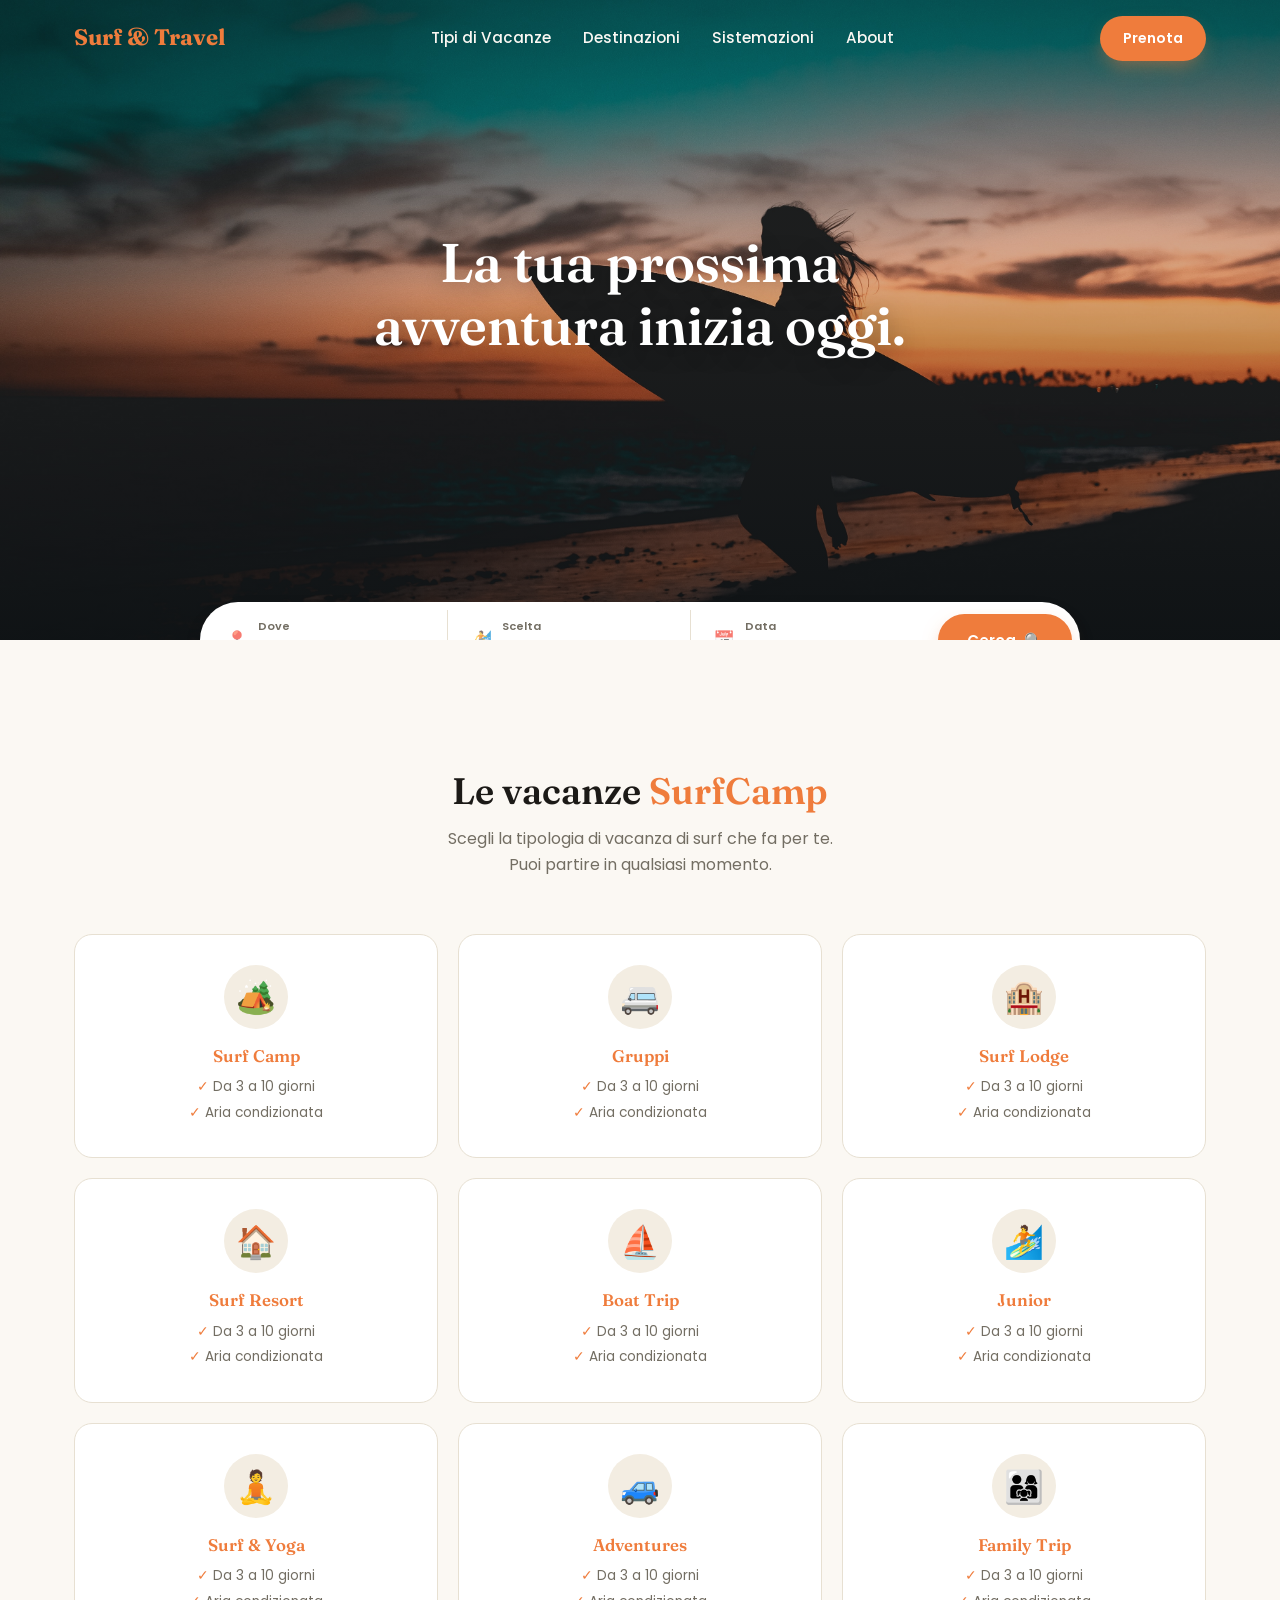
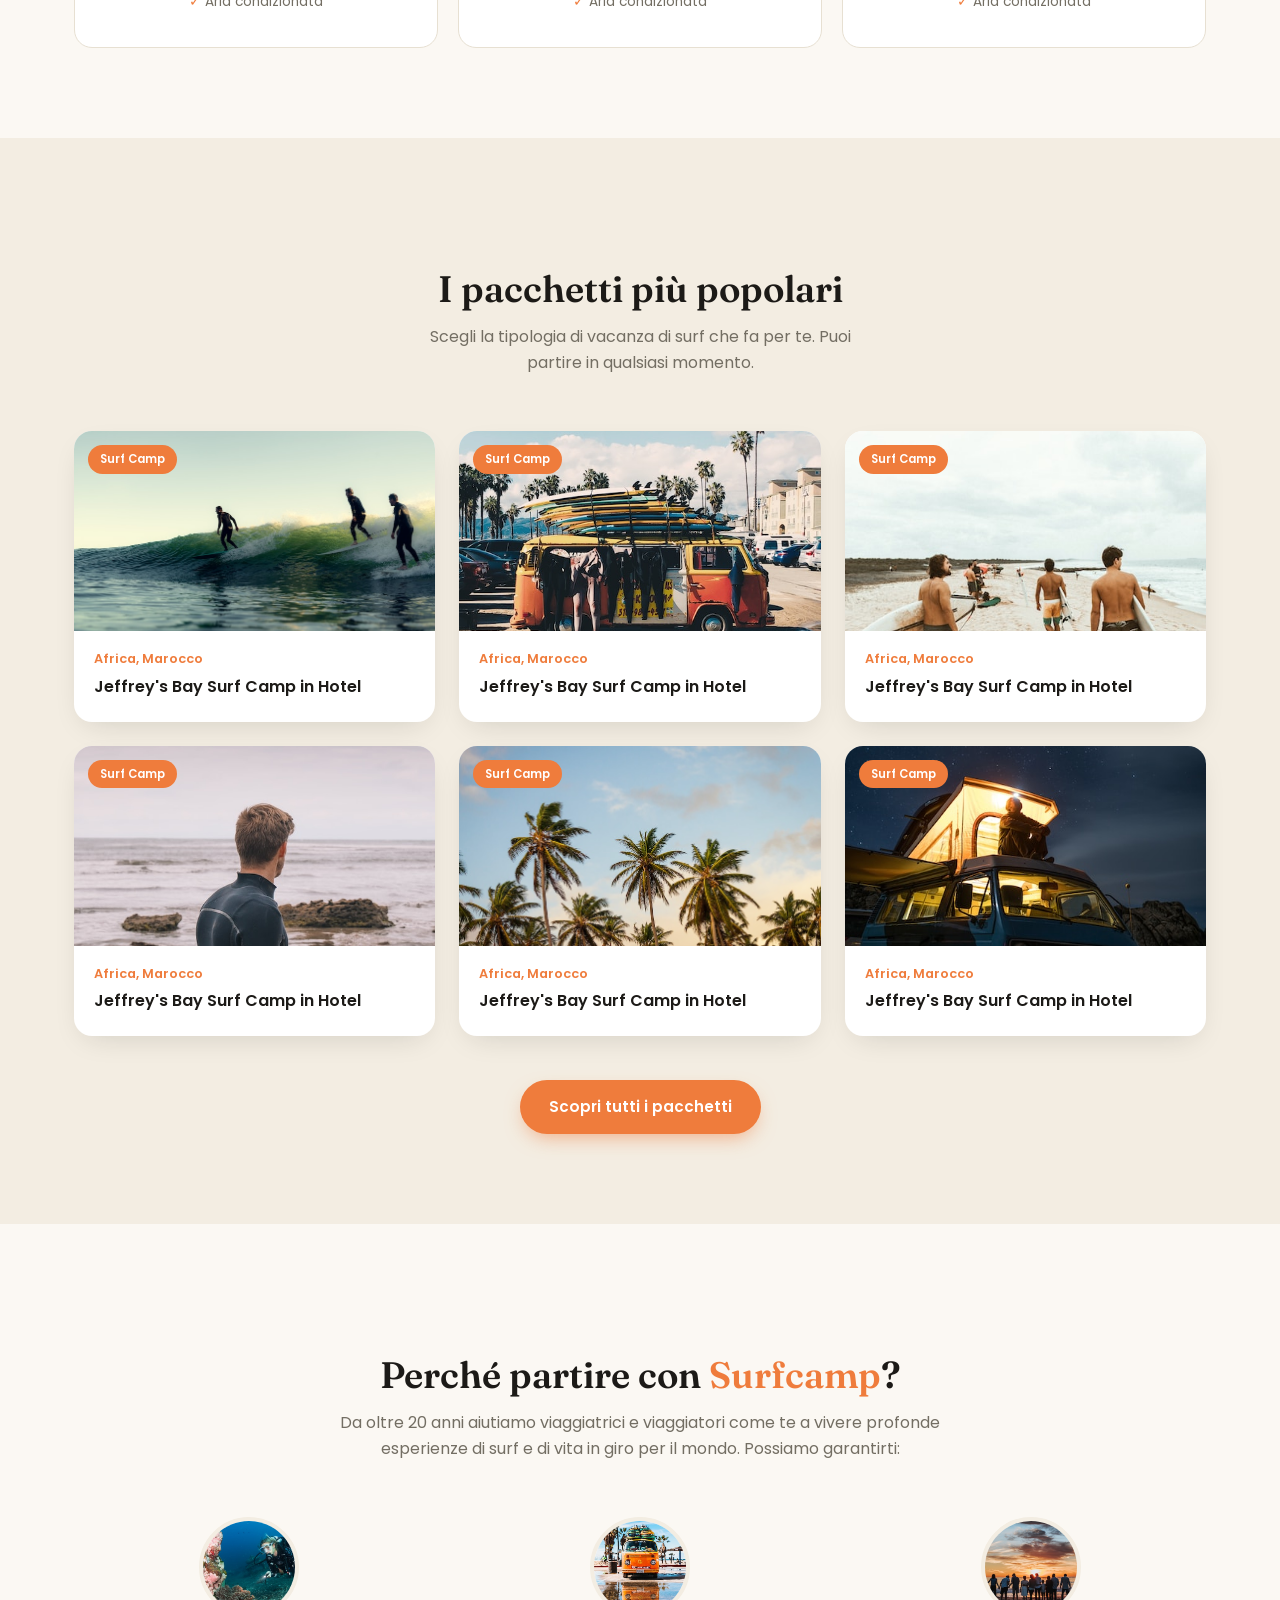
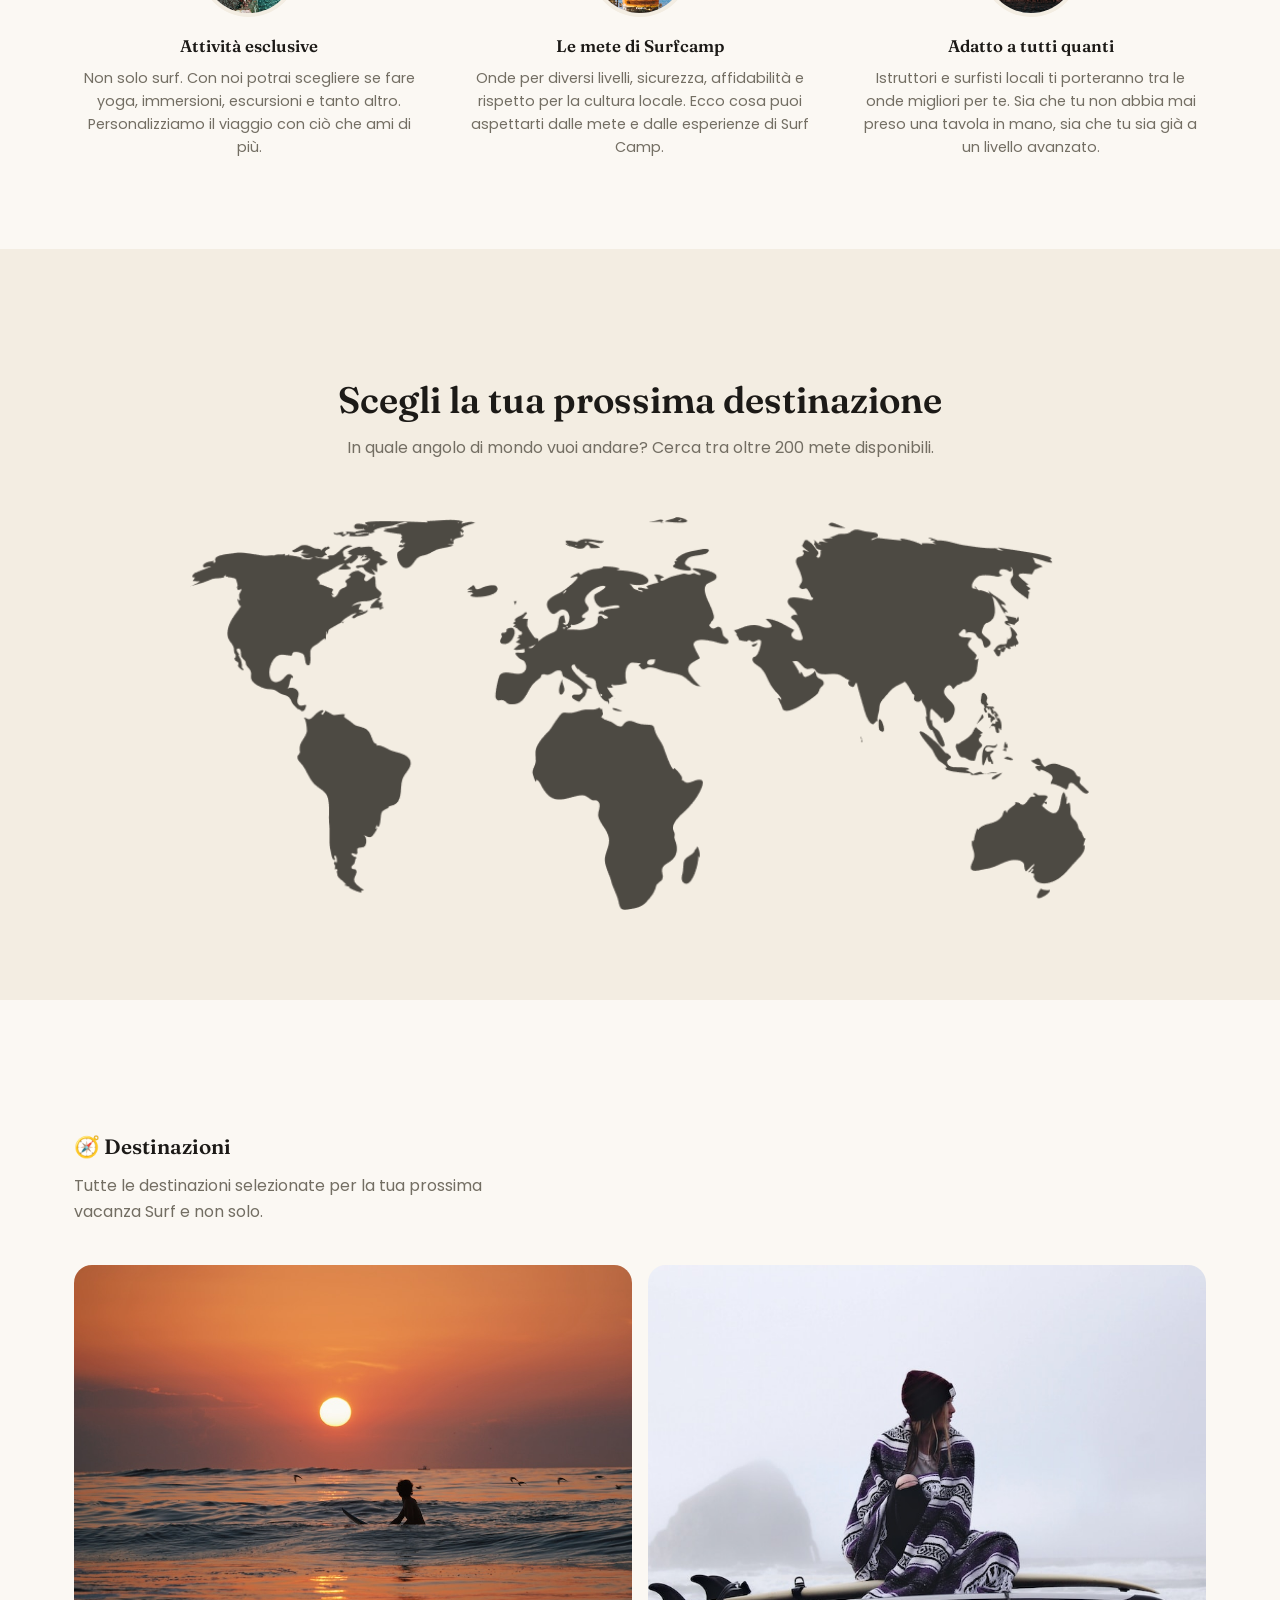
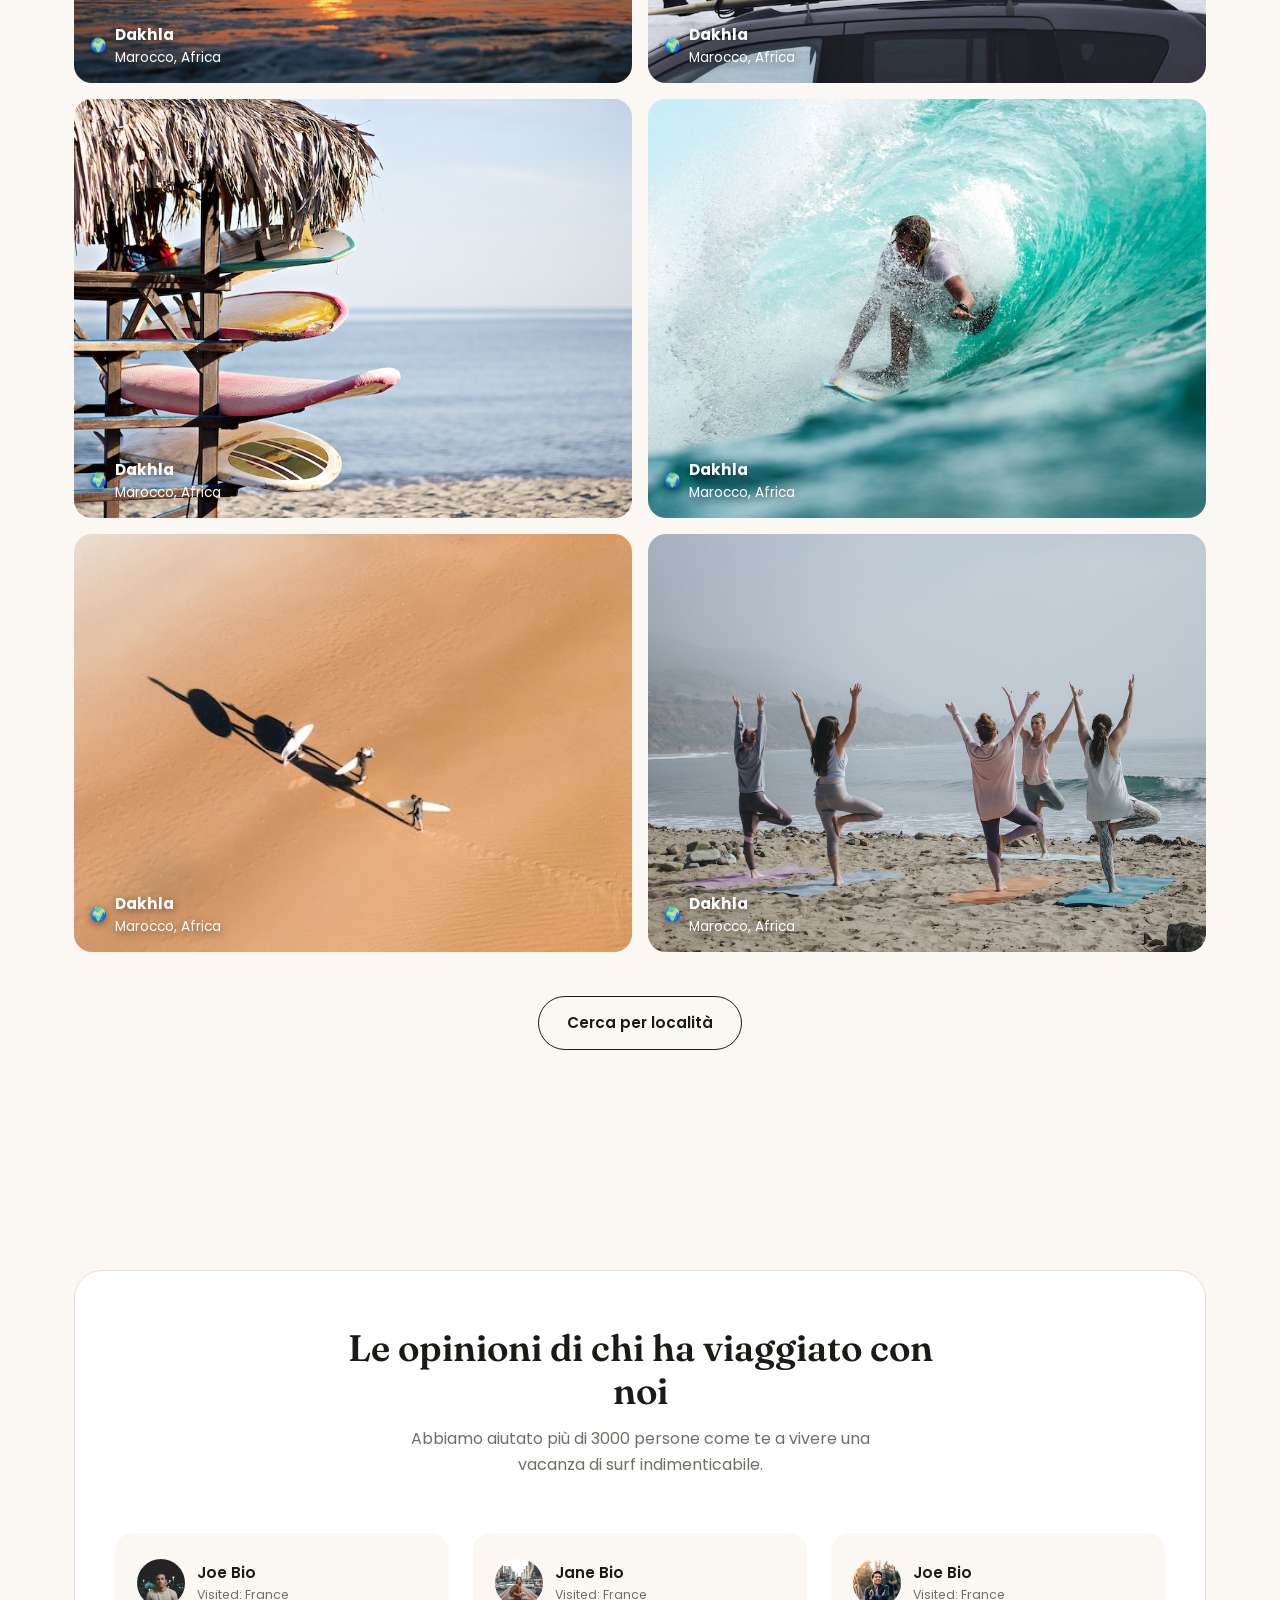
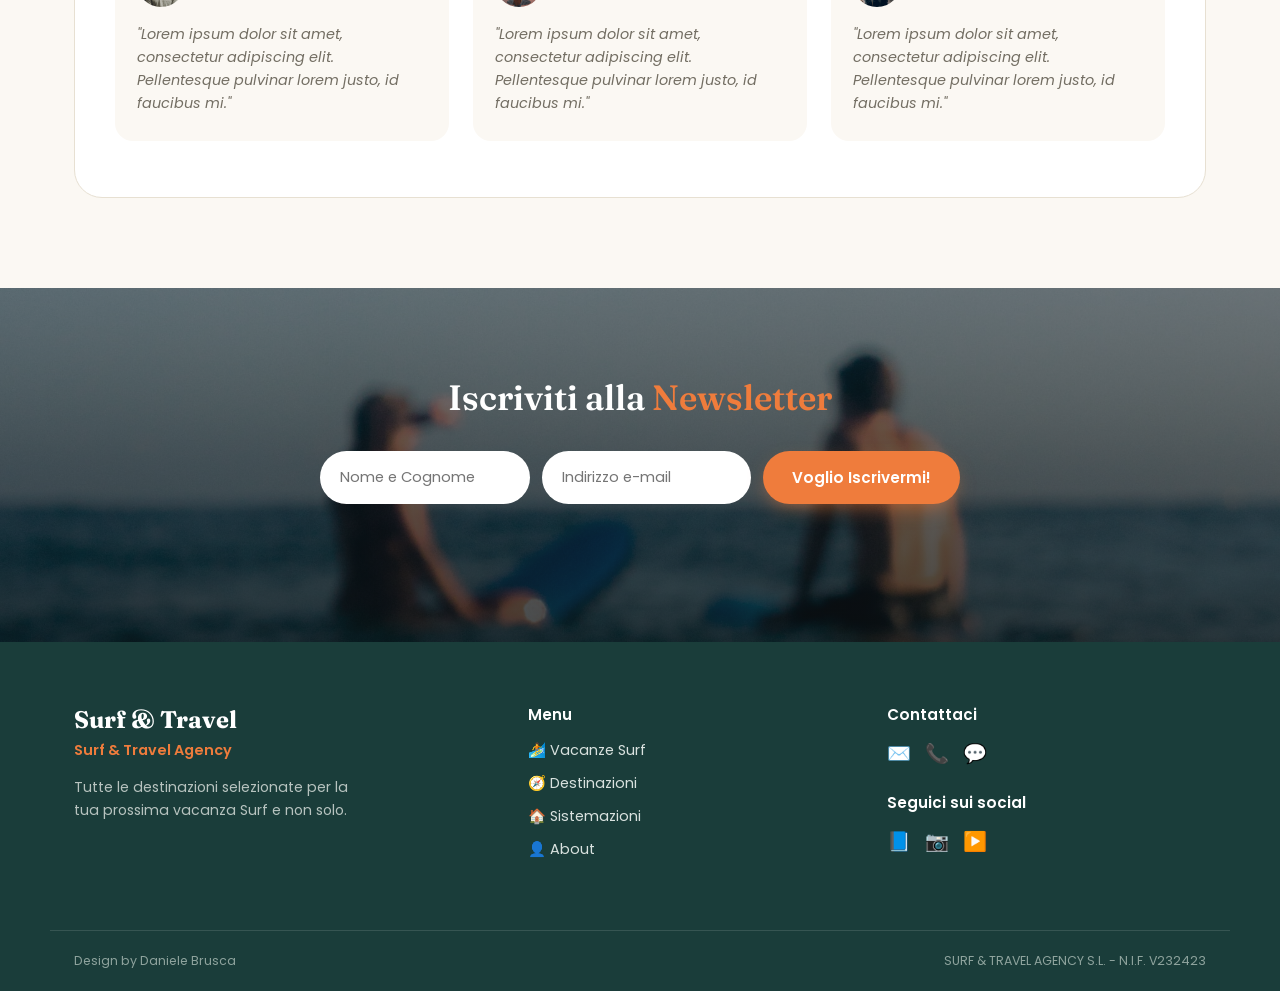
<file: home.html>
<!doctype html>
<html lang="it">
  <head>
    <meta charset="UTF-8" />
    <meta name="viewport" content="width=device-width, initial-scale=1.0" />
    <title>Surf & Travel — Agenzia di viaggi surf</title>
    <link rel="stylesheet" href="./home.css" />
  </head>
  <body>
    <section class="hero">
      <div class="hero__media">
        <img src="./images/img1.jpg" alt="Surfista al tramonto" />
        <div class="hero__overlay">
          <div class="container header__inner">
            <a href="#" class="logo">Surf & Travel</a>

            <nav class="nav" id="nav">
              <a href="#tipi">Tipi di Vacanze</a>
              <a href="#destinazioni">Destinazioni</a>
              <a href="./Sistemazioni/index.html">Sistemazioni</a>
              <a href="#about">About</a>
            </nav>

            <a href="#newsletter" class="btn btn--primary btn--sm">Prenota</a>

            <button class="burger" id="burger" aria-label="">
              <span></span><span></span><span></span>
            </button>
          </div>
        </div>
      </div>

      <div class="hero__content">
        <h1>La tua prossima<br />avventura inizia oggi.</h1>
      </div>

      <form class="search-bar" id="searchBar">
        <div class="search-field">
          <span class="search-field__icon">📍</span>
          <div>
            <label>Dove</label>
            <input type="text" placeholder="Campo Attivo" />
          </div>
        </div>
        <div class="search-field">
          <span class="search-field__icon">🏄</span>
          <div>
            <label>Scelta</label>
            <input type="text" placeholder="Scelta" />
          </div>
        </div>
        <div class="search-field">
          <span class="search-field__icon">📅</span>
          <div>
            <label>Data</label>
            <input type="text" placeholder="Data di..." />
          </div>
        </div>
        <button type="submit" class="btn btn--primary search-bar__btn">
          Cerca <span>🔍</span>
        </button>
      </form>
    </section>

    <!-- ===== TIPI DI VACANZE ===== -->
    <section class="section" id="tipi">
      <div class="container">
        <div class="section__head">
          <h2>Le vacanze <span class="accent">SurfCamp</span></h2>
          <p>
            Scegli la tipologia di vacanza di surf che fa per te.<br />Puoi
            partire in qualsiasi momento.
          </p>
        </div>

        <div class="types-grid" id="typesGrid">
          <!-- filled by JS -->
        </div>
      </div>
    </section>

    <!-- ===== PACCHETTI POPOLARI ===== -->
    <section class="section section--muted">
      <div class="container">
        <div class="section__head">
          <h2>I pacchetti più popolari</h2>
          <p>
            Scegli la tipologia di vacanza di surf che fa per te. Puoi<br />partire
            in qualsiasi momento.
          </p>
        </div>

        <div class="packages-grid" id="packagesGrid">
          <!-- filled by JS -->
        </div>

        <div class="section__cta">
          <a href="#" class="btn btn--primary">Scopri tutti i pacchetti</a>
        </div>
      </div>
    </section>

    <!-- ===== PERCHE' ===== -->
    <section class="section">
      <div class="container">
        <div class="section__head">
          <h2>Perché partire con <span class="accent">Surfcamp</span>?</h2>
          <p>
            Da oltre 20 anni aiutiamo viaggiatrici e viaggiatori come te a
            vivere profonde<br />esperienze di surf e di vita in giro per il
            mondo. Possiamo garantirti:
          </p>
        </div>

        <div class="features-grid" id="featuresGrid">
          <!-- filled by JS -->
        </div>
      </div>
    </section>

    <!-- ===== MAPPA DESTINAZIONI ===== -->
    <section class="section section--muted" id="destinazioni">
      <div class="container">
        <div class="section__head">
          <h2>Scegli la tua prossima destinazione</h2>
          <p>
            In quale angolo di mondo vuoi andare? Cerca tra oltre 200 mete
            disponibili.
          </p>
        </div>

        <div class="world-map">
          <img src="./images/img01.png" alt="Mappa del mondo" id="worldMap" />
        </div>
      </div>
    </section>

    <!-- ===== DESTINAZIONI GALLERY ===== -->
    <section class="section">
      <div class="container">
        <div class="section__head section__head--left">
          <span class="eyebrow-icon">🧭 Destinazioni</span>
          <p>
            Tutte le destinazioni selezionate per la tua prossima<br />vacanza
            Surf e non solo.
          </p>
        </div>

        <div class="dest-grid" id="destGrid">
          <!-- filled by JS -->
        </div>

        <div class="section__cta">
          <a href="#" class="btn btn--outline">Cerca per località</a>
        </div>
      </div>
    </section>

    <!-- ===== RECENSIONI ===== -->
    <section class="section">
      <div class="container">
        <div class="reviews-box">
          <div class="section__head">
            <h2>Le opinioni di chi ha viaggiato con noi</h2>
            <p>
              Abbiamo aiutato più di 3000 persone come te a vivere una<br />vacanza
              di surf indimenticabile.
            </p>
          </div>

          <div class="reviews-grid" id="reviewsGrid">
            <!-- filled by JS -->
          </div>
        </div>
      </div>
    </section>

    <!-- ===== NEWSLETTER ===== -->
    <section class="newsletter" id="newsletter">
      <div class="newsletter__media">
        <img src="./images/imgsan.jpg" alt="Coppia sulla spiaggia" />
        <div class="newsletter__overlay"></div>
      </div>

      <div class="container newsletter__content">
        <h2>Iscriviti alla <span class="accent">Newsletter</span></h2>

        <form class="newsletter__form" id="newsletterForm">
          <input type="text" placeholder="Nome e Cognome" required />
          <input type="email" placeholder="Indirizzo e-mail" required />
          <button type="submit" class="btn btn--primary">
            Voglio Iscrivermi!
          </button>
        </form>
        <p class="newsletter__msg" id="newsletterMsg"></p>
      </div>
    </section>

    <!-- ===== FOOTER ===== -->
    <footer class="footer">
      <div class="container footer__inner">
        <div class="footer__col">
          <h3 class="logo logo--light">Surf & Travel</h3>
          <p class="footer__tagline">Surf & Travel Agency</p>
          <p class="footer__desc">
            Tutte le destinazioni selezionate per la tua prossima vacanza Surf e
            non solo.
          </p>
        </div>

        <div class="footer__col">
          <h4>Menu</h4>
          <ul>
            <li><a href="#tipi">🏄 Vacanze Surf</a></li>
            <li><a href="#destinazioni">🧭 Destinazioni</a></li>
            <li><a href="#sistemazioni">🏠 Sistemazioni</a></li>
            <li><a href="#about">👤 About</a></li>
          </ul>
        </div>

        <div class="footer__col">
          <h4>Contattaci</h4>
          <div class="footer__icons">
            <a href="#" aria-label="Email">✉️</a>
            <a href="#" aria-label="Telefono">📞</a>
            <a href="#" aria-label="WhatsApp">💬</a>
          </div>
          <h4>Seguici sui social</h4>
          <div class="footer__icons">
            <a href="#" aria-label="Facebook">📘</a>
            <a href="#" aria-label="Instagram">📷</a>
            <a href="#" aria-label="YouTube">▶️</a>
          </div>
        </div>
      </div>

      <div class="footer__bottom">
        <div class="container footer__bottom-inner">
          <span>Design by Daniele Brusca</span>
          <span>SURF & TRAVEL AGENCY S.L. - N.I.F. V232423</span>
        </div>
      </div>
    </footer>

    <button class="scroll-top" id="scrollTop" aria-label="Torna su">↑</button>

    <script src="./home.js"></script>
  </body>
</html>
</file>
<file: home.css>
/* ===================================================
   SURF & TRAVEL — stylesheet
   =================================================== */

@import url("https://fonts.googleapis.com/css2?family=Poppins:wght@400;500;600;700;800&family=Fraunces:opsz,wght@9..144,500;9..144,600;9..144,700&display=swap");

:root {
  --clr-ink: #1c1a17;
  --clr-cream: #fbf8f3;
  --clr-cream-2: #f3ede2;
  --clr-orange: #ef7c3c;
  --clr-orange-dark: #d9631f;
  --clr-teal: #1a3d3a;
  --clr-line: #e7e0d2;
  --clr-grey: #736e63;

  --font-display: "Fraunces", serif;
  --font-body: "Poppins", sans-serif;

  --radius-sm: 10px;
  --radius-md: 18px;
  --radius-lg: 28px;
  --shadow-card: 0 10px 30px -12px rgba(28, 26, 23, 0.18);
}

*,
*::before,
*::after {
  box-sizing: border-box;
}
html {
  scroll-behavior: smooth;
}
body {
  margin: 0;
  font-family: var(--font-body);
  color: var(--clr-ink);
  background: var(--clr-cream);
  line-height: 1.6;
  -webkit-font-smoothing: antialiased;
}
img {
  max-width: 100%;
  display: block;
}
a {
  text-decoration: none;
  color: inherit;
}
ul {
  list-style: none;
  margin: 0;
  padding: 0;
}
button {
  font-family: inherit;
  cursor: pointer;
}
input {
  font-family: inherit;
}

.container {
  width: 100%;
  max-width: 1180px;
  margin: 0 auto;
  padding: 0 24px;
}

h1,
h2,
h3,
h4 {
  font-family: var(--font-display);
  font-weight: 600;
  line-height: 1.15;
  margin: 0;
}

.accent {
  color: var(--clr-orange);
}
.btn {
  display: inline-flex;
  align-items: center;
  justify-content: center;
  gap: 8px;
  padding: 14px 28px;
  border-radius: 999px;
  font-weight: 600;
  font-size: 0.95rem;
  border: 1.5px solid transparent;
  transition:
    transform 0.18s ease,
    background 0.18s ease,
    color 0.18s ease,
    box-shadow 0.18s ease;
  white-space: nowrap;
}
.btn--primary {
  background: var(--clr-orange);
  color: #fff;
  box-shadow: 0 8px 20px -6px rgba(239, 124, 60, 0.6);
}
.btn--primary:hover {
  background: var(--clr-orange-dark);
  transform: translateY(-2px);
}
.btn--outline {
  background: transparent;
  border-color: var(--clr-ink);
  color: var(--clr-ink);
}
.btn--outline:hover {
  background: var(--clr-ink);
  color: #fff;
  transform: translateY(-2px);
}
.btn--sm {
  padding: 10px 22px;
  font-size: 0.88rem;
}
.nav a {
  color: var(--clr-cream);
}
.header__inner {
  display: flex;
  align-items: center;
  justify-content: space-between;
  gap: 24px;
  padding: 16px 24px;
}
.logo {
  font-family: var(--font-display);
  font-size: 1.4rem;
  font-weight: 700;
  color: var(--clr-orange);
  flex-shrink: 0;
}
.logo--light {
  color: #fff;
  margin: 0 0 6px;
  font-size: 1.5rem;
}

.nav {
  display: flex;
  gap: 32px;
  margin: 0 auto;
  font-weight: 500;
  font-size: 0.95rem;
}
.nav a {
  position: relative;
  padding: 4px 0;
}
.nav a::after {
  content: "";
  position: absolute;
  left: 0;
  bottom: -2px;
  width: 0;
  height: 2px;
  background: var(--clr-orange);
  transition: width 0.2s ease;
}
.nav a:hover::after {
  width: 100%;
}

.burger {
  display: none;
  flex-direction: column;
  gap: 5px;
  background: none;
  border: none;
  padding: 6px;
}
.burger span {
  width: 24px;
  height: 2px;
  background: var(--clr-ink);
  border-radius: 2px;
  transition:
    transform 0.25s ease,
    opacity 0.25s ease;
}
.burger.is-open span:nth-child(1) {
  transform: translateY(7px) rotate(45deg);
}
.burger.is-open span:nth-child(2) {
  opacity: 0;
}
.burger.is-open span:nth-child(3) {
  transform: translateY(-7px) rotate(-45deg);
}
.hero {
  position: relative;
  min-height: 640px;
  display: flex;
  align-items: center;
  justify-content: center;
  overflow: hidden;
  padding: 40px 24px 90px;
}
.hero__media {
  position: absolute;
  inset: 0;
}
.hero__media img {
  width: 100%;
  height: 100%;
  object-fit: cover;
}
.hero__overlay {
  position: absolute;
  inset: 0;
  background: linear-gradient(
    180deg,
    rgba(15, 25, 25, 0.35) 0%,
    rgba(10, 15, 18, 0.15) 45%,
    rgba(10, 15, 18, 0.75) 100%
  );
}
.hero__content {
  position: relative;
  z-index: 2;
  text-align: center;
  max-width: 760px;
}
.hero__content h1 {
  color: #fff;
  font-size: clamp(2.1rem, 5vw, 3.4rem);
  text-shadow: 0 4px 24px rgba(0, 0, 0, 0.35);
}

/* search bar floating */
.search-bar {
  position: absolute;
  z-index: 3;
  left: 50%;
  bottom: -38px;
  transform: translateX(-50%);
  display: flex;
  align-items: center;
  gap: 4px;
  background: #fff;
  border-radius: 999px;
  padding: 8px;
  box-shadow: var(--shadow-card);
  width: min(880px, calc(100% - 32px));
}
.search-field {
  display: flex;
  align-items: center;
  gap: 10px;
  padding: 8px 18px;
  flex: 1;
  border-right: 1px solid var(--clr-line);
}
.search-field:last-of-type {
  border-right: none;
}
.search-field__icon {
  font-size: 1.1rem;
  opacity: 0.7;
}
.search-field label {
  display: block;
  font-size: 0.7rem;
  font-weight: 600;
  color: var(--clr-grey);
  text-transform: capitalize;
}
.search-field input {
  border: none;
  outline: none;
  font-size: 0.92rem;
  width: 100%;
  color: var(--clr-ink);
  background: transparent;
}
.search-bar__btn {
  flex-shrink: 0;
}
.section {
  padding: 130px 0 90px;
}
.section--muted {
  background: var(--clr-cream-2);
}
.section__head {
  text-align: center;
  max-width: 620px;
  margin: 0 auto 56px;
}
.section__head h2 {
  font-size: clamp(1.7rem, 3vw, 2.3rem);
  margin-bottom: 14px;
}
.section__head p {
  color: var(--clr-grey);
  margin: 0;
}
.section__head--left {
  text-align: left;
  margin: 0 0 40px;
  max-width: none;
}
.eyebrow-icon {
  display: inline-block;
  font-weight: 600;
  font-family: var(--font-display);
  font-size: 1.3rem;
  margin-bottom: 10px;
}
.section__cta {
  text-align: center;
  margin-top: 44px;
}
.types-grid {
  display: grid;
  grid-template-columns: repeat(3, 1fr);
  gap: 20px;
}
.type-card {
  background: #fff;
  border: 1px solid var(--clr-line);
  border-radius: var(--radius-md);
  padding: 30px 24px;
  text-align: center;
  transition:
    transform 0.2s ease,
    box-shadow 0.2s ease,
    border-color 0.2s ease;
}
.type-card:hover {
  transform: translateY(-6px);
  box-shadow: var(--shadow-card);
  border-color: transparent;
}
.type-card__icon {
  width: 64px;
  height: 64px;
  margin: 0 auto 18px;
  display: flex;
  align-items: center;
  justify-content: center;
  font-size: 2rem;
  background: var(--clr-cream-2);
  border-radius: 50%;
}
.type-card h3 {
  font-size: 1.05rem;
  color: var(--clr-orange);
  margin-bottom: 10px;
}
.type-card ul li {
  font-size: 0.85rem;
  color: var(--clr-grey);
  margin-bottom: 4px;
}
.type-card ul li::before {
  content: "✓ ";
  color: var(--clr-orange);
}

/* ===== PACKAGES ===== */
.packages-grid {
  display: grid;
  grid-template-columns: repeat(3, 1fr);
  gap: 24px;
}
.package-card {
  background: #fff;
  border-radius: var(--radius-md);
  overflow: hidden;
  box-shadow: var(--shadow-card);
  transition: transform 0.2s ease;
}
.package-card:hover {
  transform: translateY(-6px);
}
.package-card__img {
  position: relative;
  height: 200px;
}
.package-card__img img {
  width: 100%;
  height: 100%;
  object-fit: cover;
}
.package-card__badge {
  position: absolute;
  top: 14px;
  left: 14px;
  background: var(--clr-orange);
  color: #fff;
  font-size: 0.72rem;
  font-weight: 600;
  padding: 5px 12px;
  border-radius: 999px;
}
.package-card__body {
  padding: 18px 20px 22px;
}
.package-card__loc {
  color: var(--clr-orange);
  font-size: 0.8rem;
  font-weight: 600;
  margin-bottom: 4px;
}
.package-card__title {
  font-size: 1rem;
  font-weight: 600;
  font-family: var(--font-body);
}
.features-grid {
  display: grid;
  grid-template-columns: repeat(3, 1fr);
  gap: 40px;
  text-align: center;
}
.feature-card__img {
  width: 100px;
  height: 100px;
  border-radius: 50%;
  overflow: hidden;
  margin: 0 auto 20px;
  border: 4px solid var(--clr-cream-2);
}
.feature-card__img img {
  width: 100%;
  height: 100%;
  object-fit: cover;
}
.feature-card h3 {
  font-size: 1.05rem;
  margin-bottom: 10px;
}
.feature-card p {
  color: var(--clr-grey);
  font-size: 0.9rem;
  margin: 0;
}
.world-map {
  max-width: 900px;
  margin: 0 auto;
  opacity: 0.85;
}
.world-map img {
  width: 100%;
  height: auto;
}
.dest-grid {
  display: grid;
  grid-template-columns: repeat(2, 1fr);
  gap: 16px;
}
.dest-card {
  position: relative;
  border-radius: var(--radius-md);
  overflow: hidden;
  aspect-ratio: 4/3;
}
.dest-card img {
  width: 100%;
  height: 100%;
  object-fit: cover;
  transition: transform 0.4s ease;
}
.dest-card:hover img {
  transform: scale(1.06);
}
.dest-card__tag {
  position: absolute;
  left: 16px;
  bottom: 14px;
  color: #fff;
  display: flex;
  align-items: center;
  gap: 8px;
  font-size: 0.85rem;
  text-shadow: 0 2px 8px rgba(0, 0, 0, 0.5);
}
.dest-card__tag strong {
  display: block;
  font-size: 0.95rem;
}
.reviews-box {
  background: #fff;
  border-radius: var(--radius-lg);
  padding: 56px 40px;
  border: 1px solid var(--clr-line);
}
.reviews-grid {
  display: grid;
  grid-template-columns: repeat(3, 1fr);
  gap: 24px;
}
.review-card {
  background: var(--clr-cream);
  border-radius: var(--radius-md);
  padding: 26px 22px;
}
.review-card__head {
  display: flex;
  align-items: center;
  gap: 12px;
  margin-bottom: 16px;
}
.review-card__avatar {
  width: 48px;
  height: 48px;
  border-radius: 50%;
  overflow: hidden;
  flex-shrink: 0;
}
.review-card__avatar img {
  width: 100%;
  height: 100%;
  object-fit: cover;
}
.review-card__name {
  font-weight: 600;
  font-size: 0.95rem;
}
.review-card__loc {
  font-size: 0.78rem;
  color: var(--clr-grey);
}
.review-card__text {
  font-size: 0.9rem;
  color: var(--clr-grey);
  font-style: italic;
  margin: 0;
}
.newsletter {
  position: relative;
  padding: 90px 24px;
  overflow: hidden;
}
.newsletter__media {
  position: absolute;
  inset: 0;
}
.newsletter__media img {
  width: 100%;
  height: 100%;
  object-fit: cover;
}
.newsletter__overlay {
  position: absolute;
  inset: 0;
  background: linear-gradient(
    180deg,
    rgba(10, 15, 18, 0.55),
    rgba(10, 15, 18, 0.75)
  );
}
.newsletter__content {
  position: relative;
  z-index: 2;
  text-align: center;
}
.newsletter__content h2 {
  color: #fff;
  font-size: clamp(1.6rem, 3vw, 2.2rem);
  margin-bottom: 32px;
}
.newsletter__form {
  display: flex;
  gap: 12px;
  max-width: 640px;
  margin: 0 auto;
  flex-wrap: wrap;
  justify-content: center;
}
.newsletter__form input {
  flex: 1;
  min-width: 200px;
  padding: 14px 20px;
  border-radius: 999px;
  border: none;
  outline: none;
  font-size: 0.92rem;
}
.newsletter__msg {
  color: #fff;
  margin-top: 16px;
  font-size: 0.9rem;
  min-height: 1.2em;
}

/* ===== FOOTER ===== */
.footer {
  background: var(--clr-teal);
  color: #d9e2df;
  padding-top: 64px;
}
.footer__inner {
  display: grid;
  grid-template-columns: 1.3fr 1fr 1fr;
  gap: 40px;
  padding-bottom: 48px;
  border-bottom: 1px solid rgba(255, 255, 255, 0.12);
}
.footer__tagline {
  color: var(--clr-orange);
  font-weight: 600;
  margin: 0 0 12px;
  font-size: 0.9rem;
}
.footer__desc {
  font-size: 0.88rem;
  color: #b7c3bf;
  max-width: 280px;
}
.footer h4 {
  font-family: var(--font-body);
  font-size: 0.95rem;
  margin-bottom: 16px;
  color: #fff;
}
.footer__col ul li {
  margin-bottom: 10px;
  font-size: 0.9rem;
}
.footer__col ul li a:hover {
  color: var(--clr-orange);
}
.footer__icons {
  display: flex;
  gap: 14px;
  margin-bottom: 24px;
  font-size: 1.2rem;
}
.footer__bottom-inner {
  display: flex;
  justify-content: space-between;
  flex-wrap: wrap;
  gap: 8px;
  padding: 20px 24px;
  font-size: 0.78rem;
  color: #8ea39d;
}

.scroll-top {
  position: fixed;
  right: 24px;
  bottom: 24px;
  width: 44px;
  height: 44px;
  border-radius: 50%;
  border: none;
  background: var(--clr-orange);
  color: #fff;
  font-size: 1.1rem;
  box-shadow: var(--shadow-card);
  opacity: 0;
  pointer-events: none;
  transform: translateY(10px);
  transition:
    opacity 0.25s ease,
    transform 0.25s ease;
  z-index: 90;
}
.scroll-top.is-visible {
  opacity: 1;
  pointer-events: auto;
  transform: none;
}

@media (max-width: 960px) {
  .types-grid {
    grid-template-columns: repeat(2, 1fr);
  }
  .packages-grid {
    grid-template-columns: repeat(2, 1fr);
  }
  .features-grid {
    grid-template-columns: 1fr;
    gap: 36px;
  }
  .reviews-grid {
    grid-template-columns: 1fr;
  }
  .footer__inner {
    grid-template-columns: 1fr 1fr;
  }
}

@media (max-width: 720px) {
  .nav {
    position: fixed;
    top: 66px;
    left: 0;
    right: 0;
    background: var(--clr-cream);
    flex-direction: column;
    gap: 0;
    padding: 8px 24px 20px;
    border-bottom: 1px solid var(--clr-line);
    transform: translateY(-130%);
    opacity: 0;
    transition:
      transform 0.25s ease,
      opacity 0.25s ease;
  }
  .nav.is-open {
    transform: translateY(0);
    opacity: 1;
  }
  .nav a {
    padding: 12px 0;
    border-bottom: 1px solid var(--clr-line);
  }
  .burger {
    display: flex;
  }
  .header__inner .btn--sm {
    display: none;
  }

  .hero {
    min-height: 560px;
    padding-bottom: 130px;
  }
  .search-bar {
    flex-direction: column;
    border-radius: var(--radius-md);
    bottom: -150px;
  }
  .search-field {
    width: 100%;
    border-right: none;
    border-bottom: 1px solid var(--clr-line);
  }
  .search-bar__btn {
    width: 100%;
    margin-top: 4px;
  }
  .section {
    padding-top: 190px;
  }

  .types-grid {
    grid-template-columns: 1fr;
  }
  .packages-grid {
    grid-template-columns: 1fr;
  }
  .dest-grid {
    grid-template-columns: 1fr;
  }
  .footer__inner {
    grid-template-columns: 1fr;
  }
  .newsletter__form {
    flex-direction: column;
  }
}
</file>
